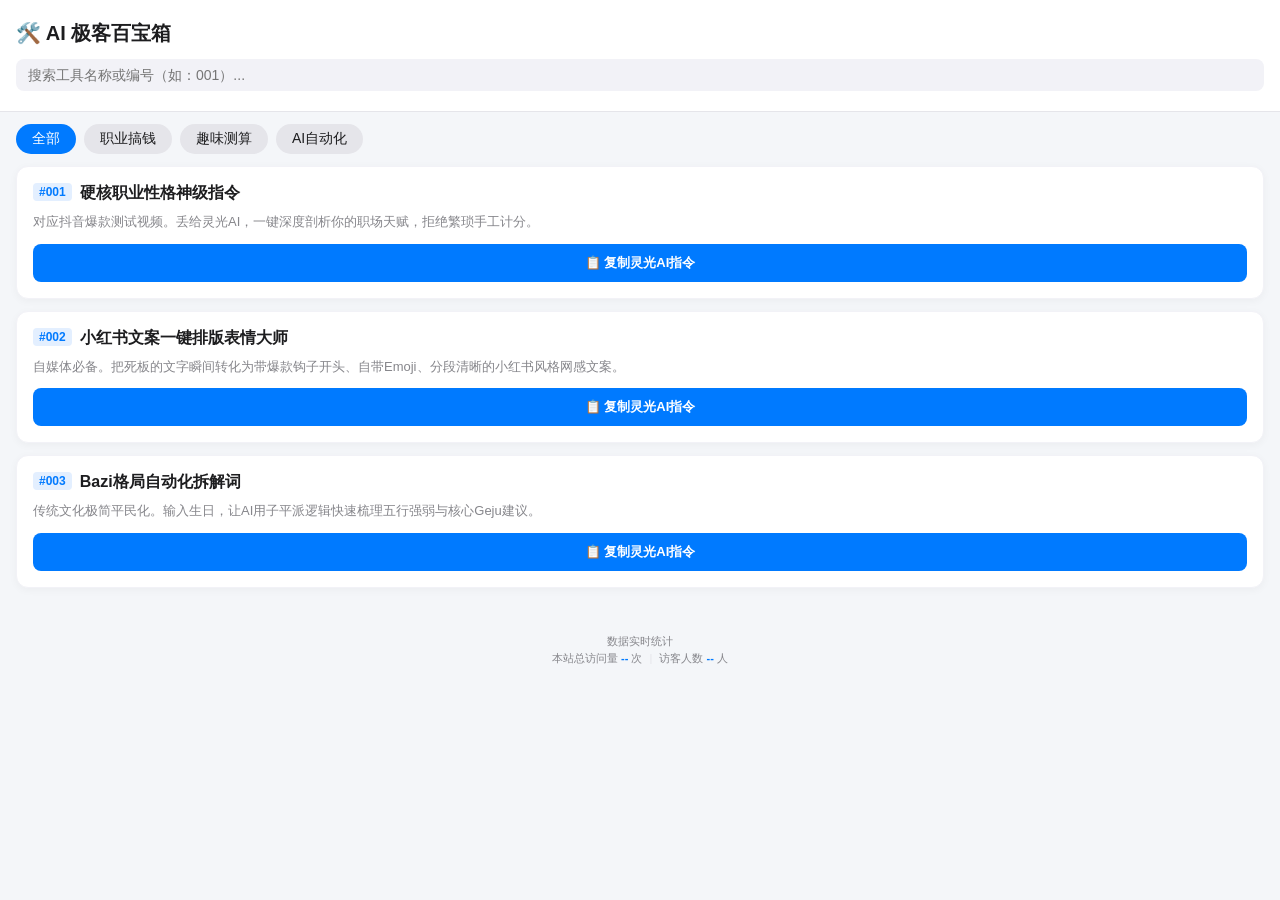
<file: index.html>
<!DOCTYPE html>
<html lang="zh-CN">
<head>
    <meta charset="UTF-8">
    <meta name="viewport" content="width=device-width, initial-scale=1.0, maximum-scale=1.0, user-scalable=no">
    <title>AI 极客百宝箱 - 傻瓜式工具合集</title>
    <script async src="//busuanzi.ibruce.info/busuanzi/2.3/busuanzi.pure.mini.js"></script>
    <style>
        :root {
            --bg-color: #f4f6f9;
            --card-bg: #ffffff;
            --primary-color: #007aff;
            --text-main: #1d1d1f;
            --text-muted: #86868b;
            --accent-green: #34c759;
        }

        * {
            box-sizing: border-box;
            margin: 0;
            padding: 0;
            -webkit-tap-highlight-color: transparent;
        }

        body {
            font-family: -apple-system, BlinkMacSystemFont, "Segoe UI", Roboto, Helvetica, Arial, sans-serif;
            background-color: var(--bg-color);
            color: var(--text-main);
            padding-bottom: 20px;
        }

        /* 顶部 Header */
        header {
            background: var(--card-bg);
            padding: 20px 16px;
            border-bottom: 1px solid #e5e5ea;
            position: sticky;
            top: 0;
            z-index: 100;
        }

        h1 {
            font-size: 20px;
            font-weight: 700;
            margin-bottom: 12px;
            display: flex;
            align-items: center;
            gap: 8px;
        }

        .search-box {
            display: flex;
            background: #f2f2f7;
            padding: 8px 12px;
            border-radius: 8px;
            align-items: center;
        }

        .search-box input {
            border: none;
            background: transparent;
            width: 100%;
            font-size: 14px;
            outline: none;
        }

        /* 分类导航条 */
        .nav-tabs {
            display: flex;
            overflow-x: auto;
            white-space: nowrap;
            padding: 12px 16px;
            gap: 8px;
            background: var(--bg-color);
        }

        .nav-tabs::-webkit-scrollbar {
            display: none;
        }

        .tab-btn {
            background: #e5e5ea;
            color: var(--text-main);
            border: none;
            padding: 6px 16px;
            border-radius: 20px;
            font-size: 14px;
            font-weight: 500;
            cursor: pointer;
        }

        .tab-btn.active {
            background: var(--primary-color);
            color: #fff;
        }

        /* 工具列表网格 */
        .tools-grid {
            padding: 0 16px;
            display: flex;
            flex-direction: column;
            gap: 12px;
        }

        /* 工具卡片 */
        .tool-card {
            background: var(--card-bg);
            border-radius: 12px;
            padding: 16px;
            box-shadow: 0 2px 8px rgba(0,0,0,0.04);
            border: 1px solid #f2f2f7;
        }

        .card-header {
            display: flex;
            justify-content: space-between;
            align-items: flex-start;
            margin-bottom: 8px;
        }

        .tool-id {
            font-size: 12px;
            background: #e3efff;
            color: var(--primary-color);
            padding: 2px 6px;
            border-radius: 4px;
            font-weight: 600;
        }

        .tool-title {
            font-size: 16px;
            font-weight: 600;
            flex: 1;
            margin-left: 8px;
        }

        .tool-desc {
            font-size: 13px;
            color: var(--text-muted);
            line-height: 1.5;
            margin-bottom: 12px;
        }

        /* 操作按钮 */
        .card-actions {
            display: flex;
            gap: 8px;
        }

        .btn {
            flex: 1;
            border: none;
            padding: 10px;
            border-radius: 8px;
            font-size: 13px;
            font-weight: 600;
            cursor: pointer;
            display: flex;
            align-items: center;
            justify-content: center;
            gap: 4px;
        }

        .btn-primary {
            background: var(--primary-color);
            color: #fff;
        }

        /* 底部统计样式 */
        footer {
            text-align: center;
            font-size: 11px;
            color: var(--text-muted);
            margin-top: 35px;
            padding: 10px 0;
            line-height: 1.6;
        }
        
        .counter-num {
            font-weight: 600;
            color: var(--primary-color);
        }

        /* 吐司提示框 */
        .toast {
            position: fixed;
            bottom: 60px;
            left: 50%;
            transform: translateX(-50%) translateY(20px);
            background: rgba(0,0,0,0.8);
            color: #fff;
            padding: 10px 24px;
            border-radius: 20px;
            font-size: 14px;
            opacity: 0;
            transition: all 0.3s ease;
            z-index: 1000;
            pointer-events: none;
        }

        .toast.show {
            opacity: 1;
            transform: translateX(-50%) translateY(0);
        }
    </style>
</head>
<body>

    <header>
        <h1>🛠️ AI 极客百宝箱</h1>
        <div class="search-box">
            <input type="text" id="searchInput" placeholder="搜索工具名称或编号（如：001）..." oninput="filterTools()">
        </div>
    </header>

    <div class="nav-tabs" id="navTabs">
        <button class="tab-btn active" onclick="switchCategory('all')">全部</button>
        <button class="tab-btn" onclick="switchCategory('career')">职业搞钱</button>
        <button class="tab-btn" onclick="switchCategory('fun')">趣味测算</button>
        <button class="tab-btn" onclick="switchCategory('efficiency')">AI自动化</button>
    </div>

    <main class="tools-grid" id="toolsGrid">
        </main>

    <footer>
        <div>数据实时统计</div>
        <div>
            本站总访问量 <span id="busuanzi_value_site_pv" class="counter-num">--</span> 次
            <span style="margin: 0 4px; color: #e5e5ea;">|</span>
            访客人数 <span id="busuanzi_value_site_uv" class="counter-num">--</span> 人
        </div>
    </footer>

    <div class="toast" id="toast">复制成功！请前往灵光AI粘贴使用</div>

<script>
    const toolsData = [
        {
            id: "001",
            category: "career",
            title: "硬核职业性格神级指令",
            desc: "对应抖音爆款测试视频。丢给灵光AI，一键深度剖析你的职场天赋，拒绝繁琐手工计分。",
            prompt: "你现在是一名资深职业规划顾问。请严格结合MBTI、霍兰德职业兴趣及五大人格理论，对我进行多维交叉的职业天赋评定。接下来请采用一问一答的方式，分阶段向我提问，每次只提1个基于实际职场决策的场景题，总共提问5次。当我全部回答完毕后，请为我输出一份格式严谨、包含核心职业方向及轻资产创业建议的详尽报告。明白请回复：‘测试开始，请听第一题：’"
        },
        {
            id: "002",
            category: "efficiency",
            title: "小红书文案一键排版表情大师",
            desc: "自媒体必备。把死板的文字瞬间转化为带爆款钩子开头、自带Emoji、分段清晰的小红书风格网感文案。",
            prompt: "请将我发给你的文本，重写为符合小红书爆款逻辑的文案。要求：1. 重新设计一个带有强烈悬念或痛点的‘钩子’标题；2. 适当分段，每段开头或结尾搭配相关的Emoji表情；3. 自带热门标签。请回复‘请发送你需要排版的原始文案：’"
        },
        {
            id: "003",
            category: "fun",
            title: "Bazi格局自动化拆解词",
            desc: "传统文化极简平民化。输入生日，让AI用子平派逻辑快速梳理五行强弱与核心Geju建议。",
            prompt: "你是一位精通子平派传统哲学的命理专家。请在我输入出生年月日时（八字）后，用最通俗易懂的现代生活语言，为我拆解核心能量强弱，并着重从职业选择、流年顺逆的角度给出具体的开运建议。字数要求控制在500字以内，不使用晦涩专业黑话。明白请回复：‘请输入你的生辰八字（如：1995年x月x日x时）：’"
        }
    ];

    let currentCategory = 'all';

    function renderTools(data) {
        const grid = document.getElementById('toolsGrid');
        grid.innerHTML = '';

        if(data.length === 0) {
            grid.innerHTML = `<p style="text-align:center; color:var(--text-muted); padding:40px 0; font-size:14px;">暂无相关工具，快马加鞭上新中...</p>`;
            return;
        }

        data.forEach(item => {
            const card = document.createElement('div');
            card.className = 'tool-card';
            card.innerHTML = `
                <div class="card-header">
                    <span class="tool-id">#${item.id}</span>
                    <h3 class="tool-title">${item.title}</h3>
                </div>
                <p class="tool-desc">${item.desc}</p>
                <div class="card-actions">
                    <button class="btn btn-primary" onclick="copyPrompt('${encodeURIComponent(item.prompt)}')">
                        📋 复制灵光AI指令
                    </button>
                </div>
            `;
            grid.appendChild(card);
        });
    }

    function copyPrompt(encodedPrompt) {
        const text = decodeURIComponent(encodedPrompt);
        if (navigator.clipboard && window.isSecureContext) {
            navigator.clipboard.writeText(text).then(() => {
                showToast();
            }).catch(() => {
                fallbackCopy(text);
            });
        } else {
            fallbackCopy(text);
        }
    }

    function fallbackCopy(text) {
        const textArea = document.createElement("textarea");
        textArea.value = text;
        textArea.style.position = "fixed";
        textArea.style.left = "-999999px";
        document.body.appendChild(textArea);
        textArea.select();
        try {
            document.execCommand('copy');
            showToast();
        } catch (err) {
            alert('复制失败，请尝试手动长按文本复制');
        }
        document.body.removeChild(textArea);
    }

    function showToast() {
        const toast = document.getElementById('toast');
        toast.className = 'toast show';
        setTimeout(() => {
            toast.className = 'toast';
        }, 2500);
    }

    function switchCategory(cat) {
        currentCategory = cat;
        const btns = document.querySelectorAll('.tab-btn');
        btns.forEach(btn => btn.classList.remove('active'));
        event.target.classList.add('active');
        filterTools();
    }

    function filterTools() {
        const keyword = document.getElementById('searchInput').value.trim().toLowerCase();
        const filtered = toolsData.filter(item => {
            const matchCategory = (currentCategory === 'all' || item.category === currentCategory);
            const matchKeyword = (item.title.toLowerCase().includes(keyword) || item.id.includes(keyword) || item.desc.toLowerCase().includes(keyword));
            return matchCategory && matchKeyword;
        });
        renderTools(filtered);
    }

    renderTools(toolsData);
</script>
</body>
</html>
</file>
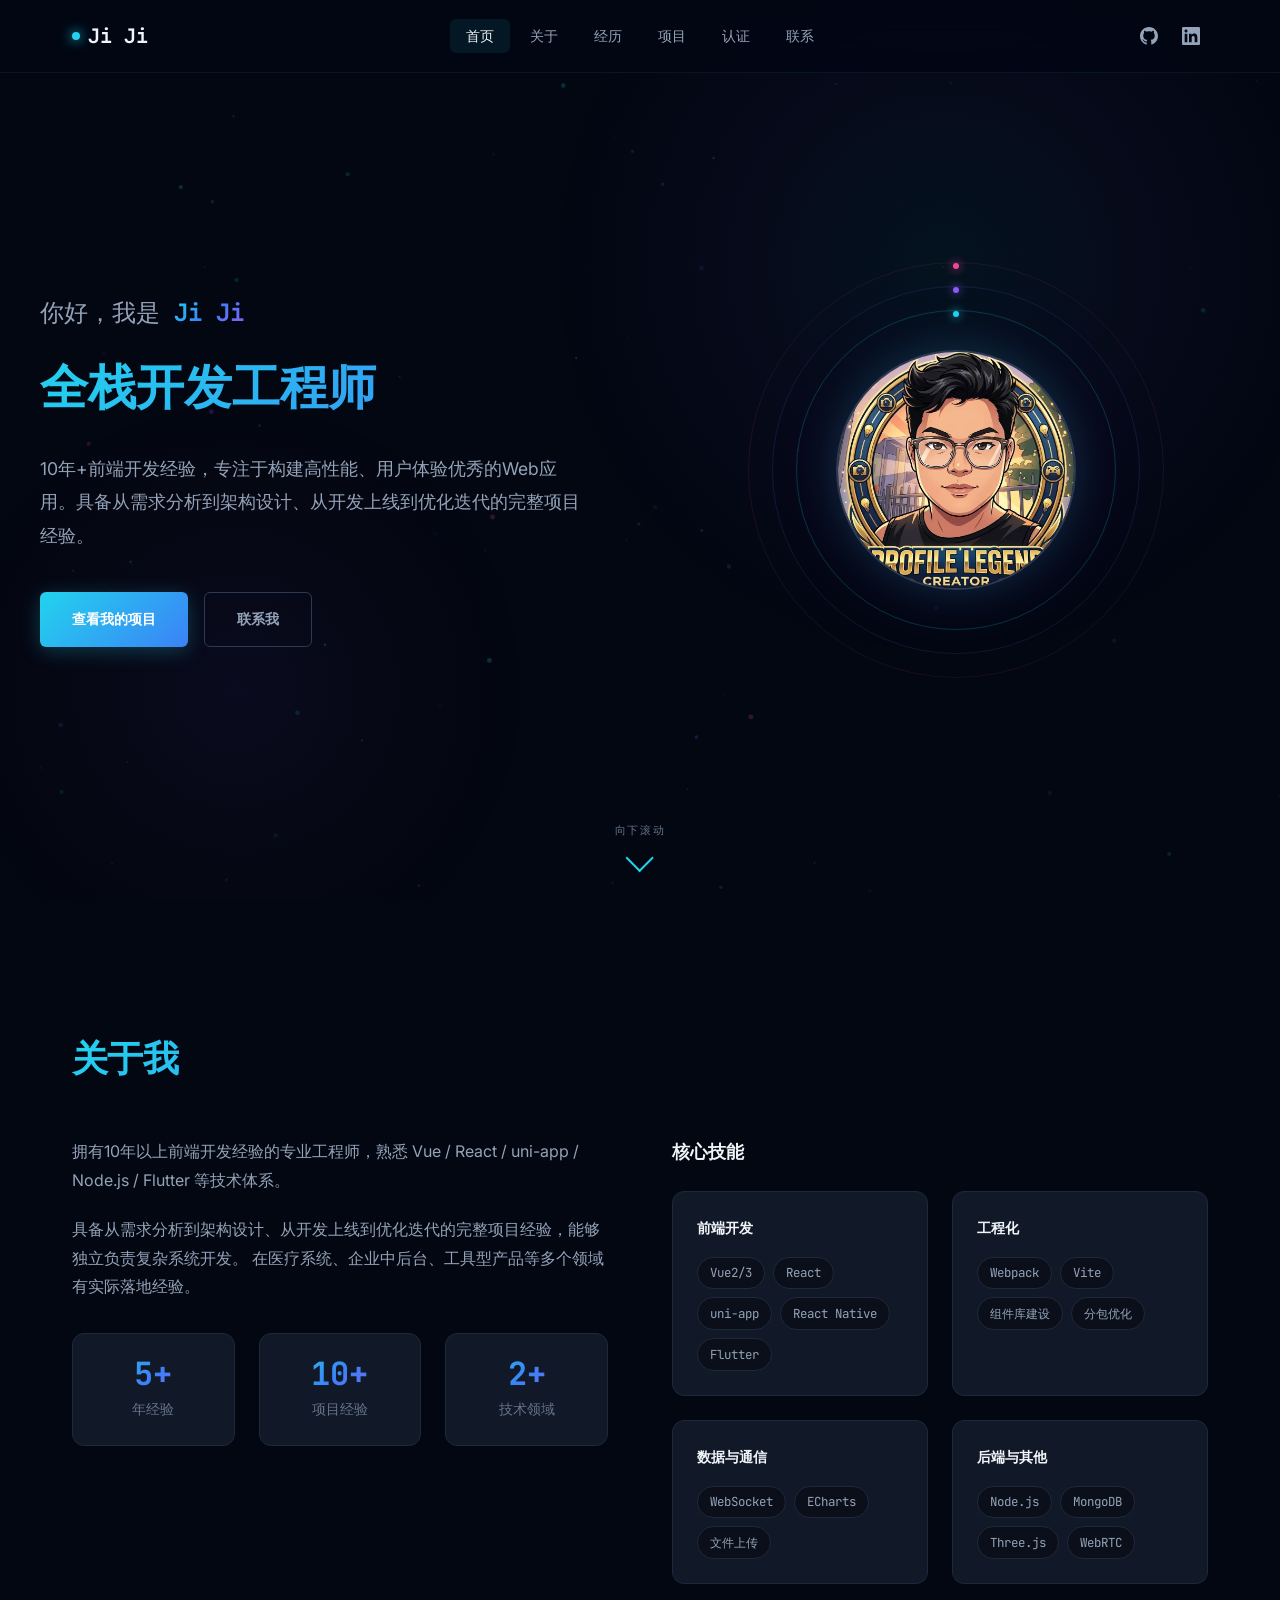
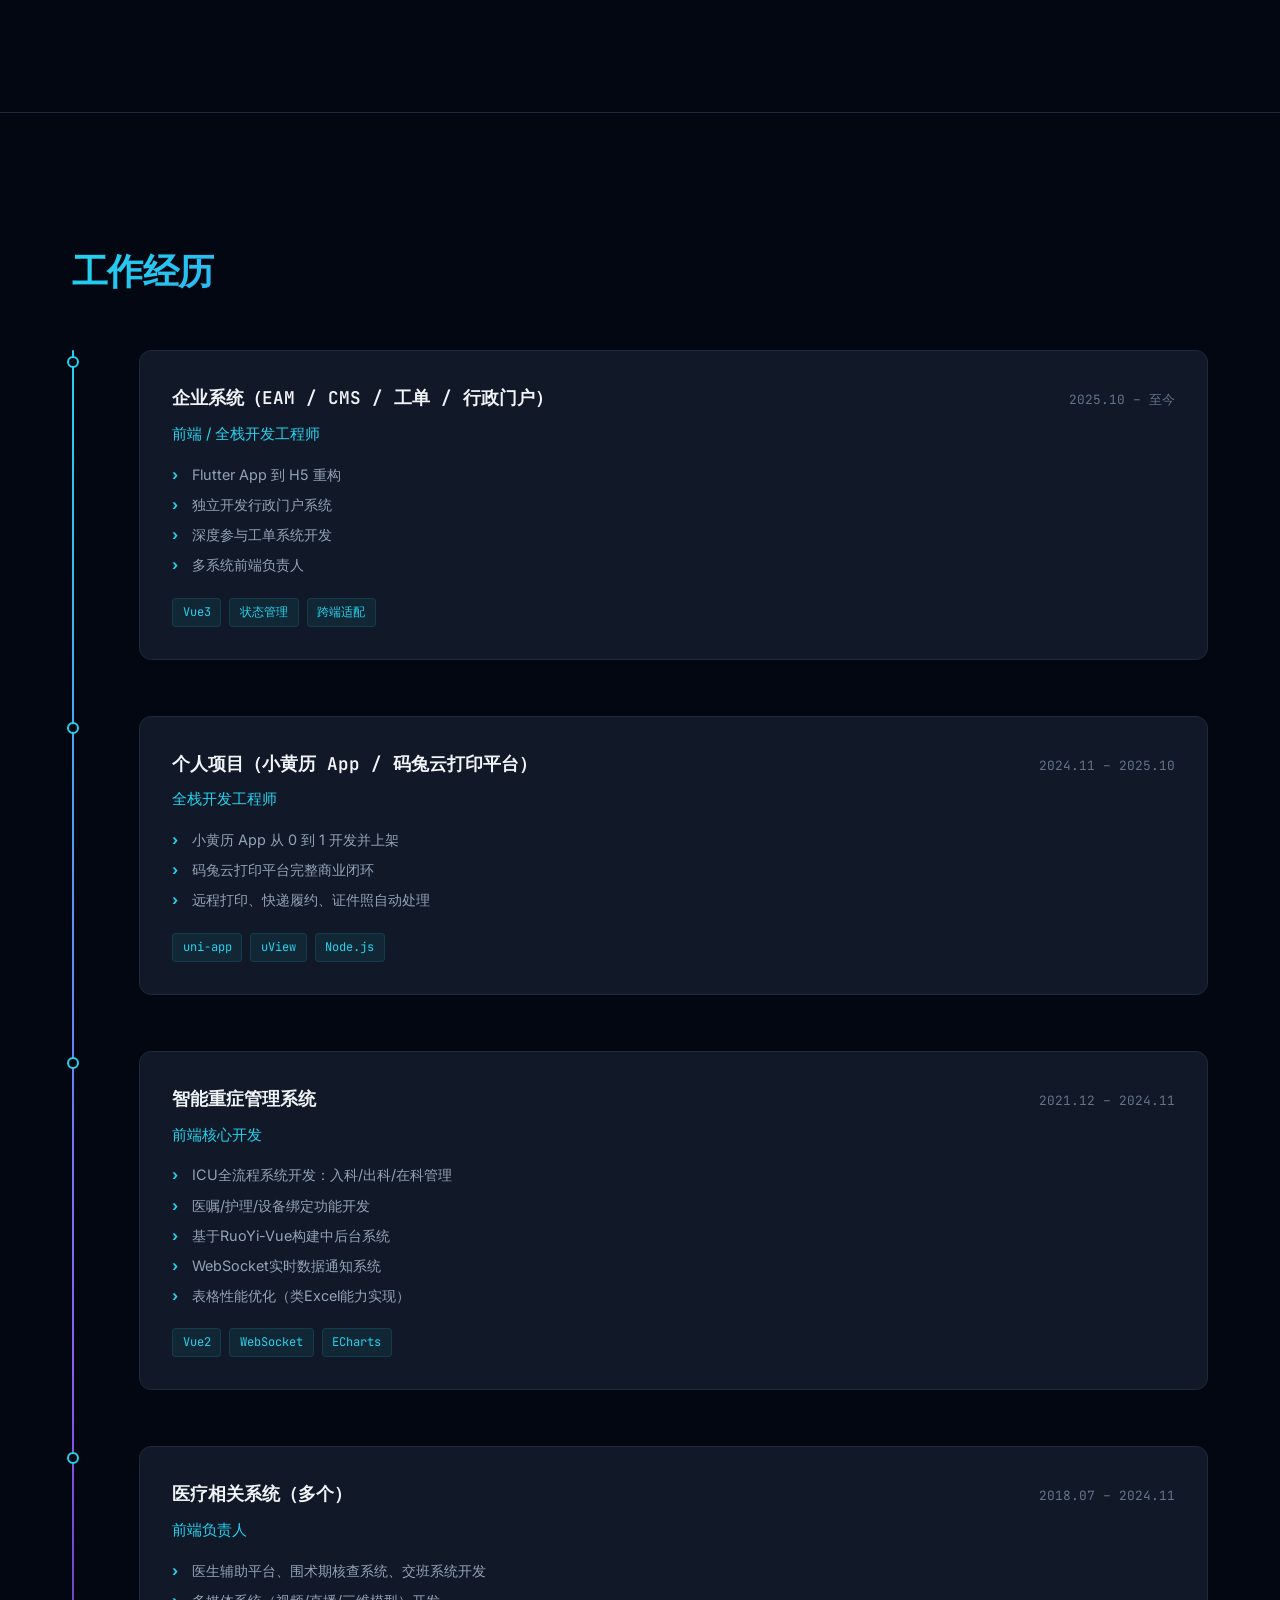
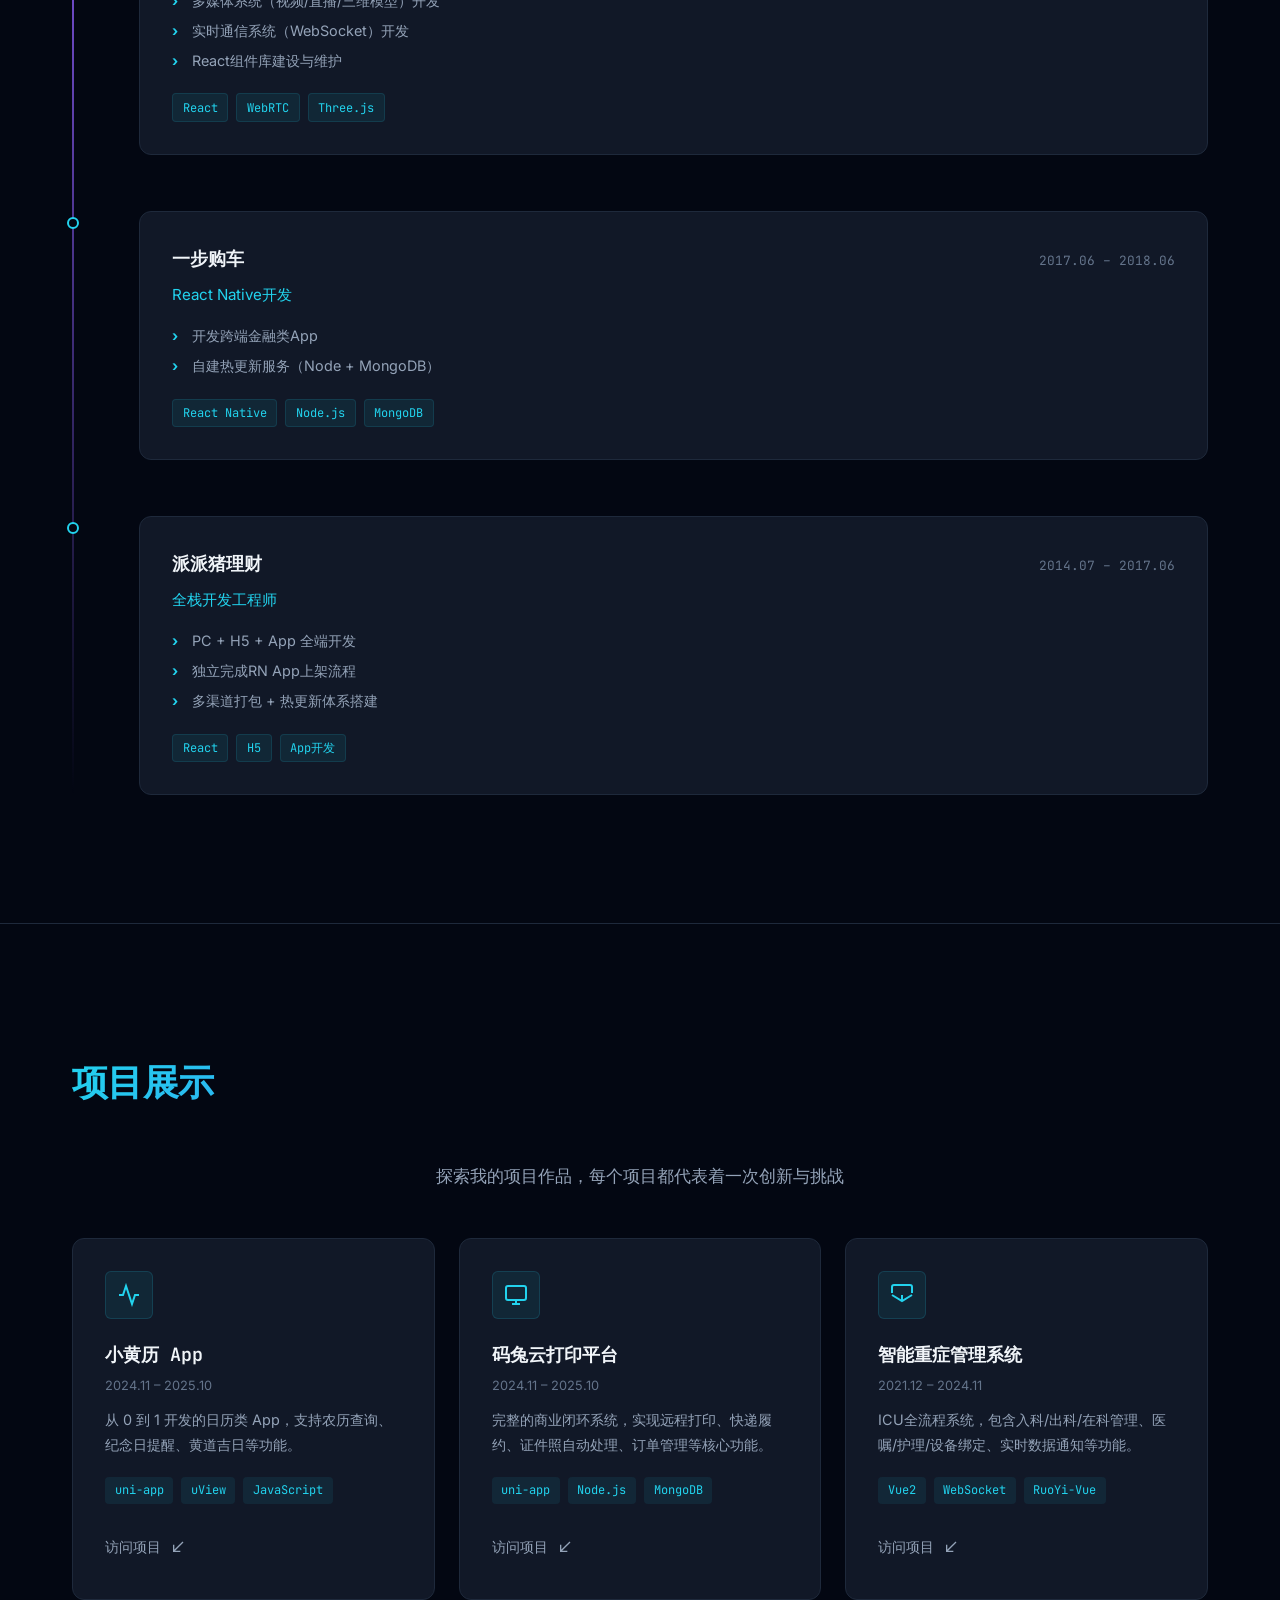
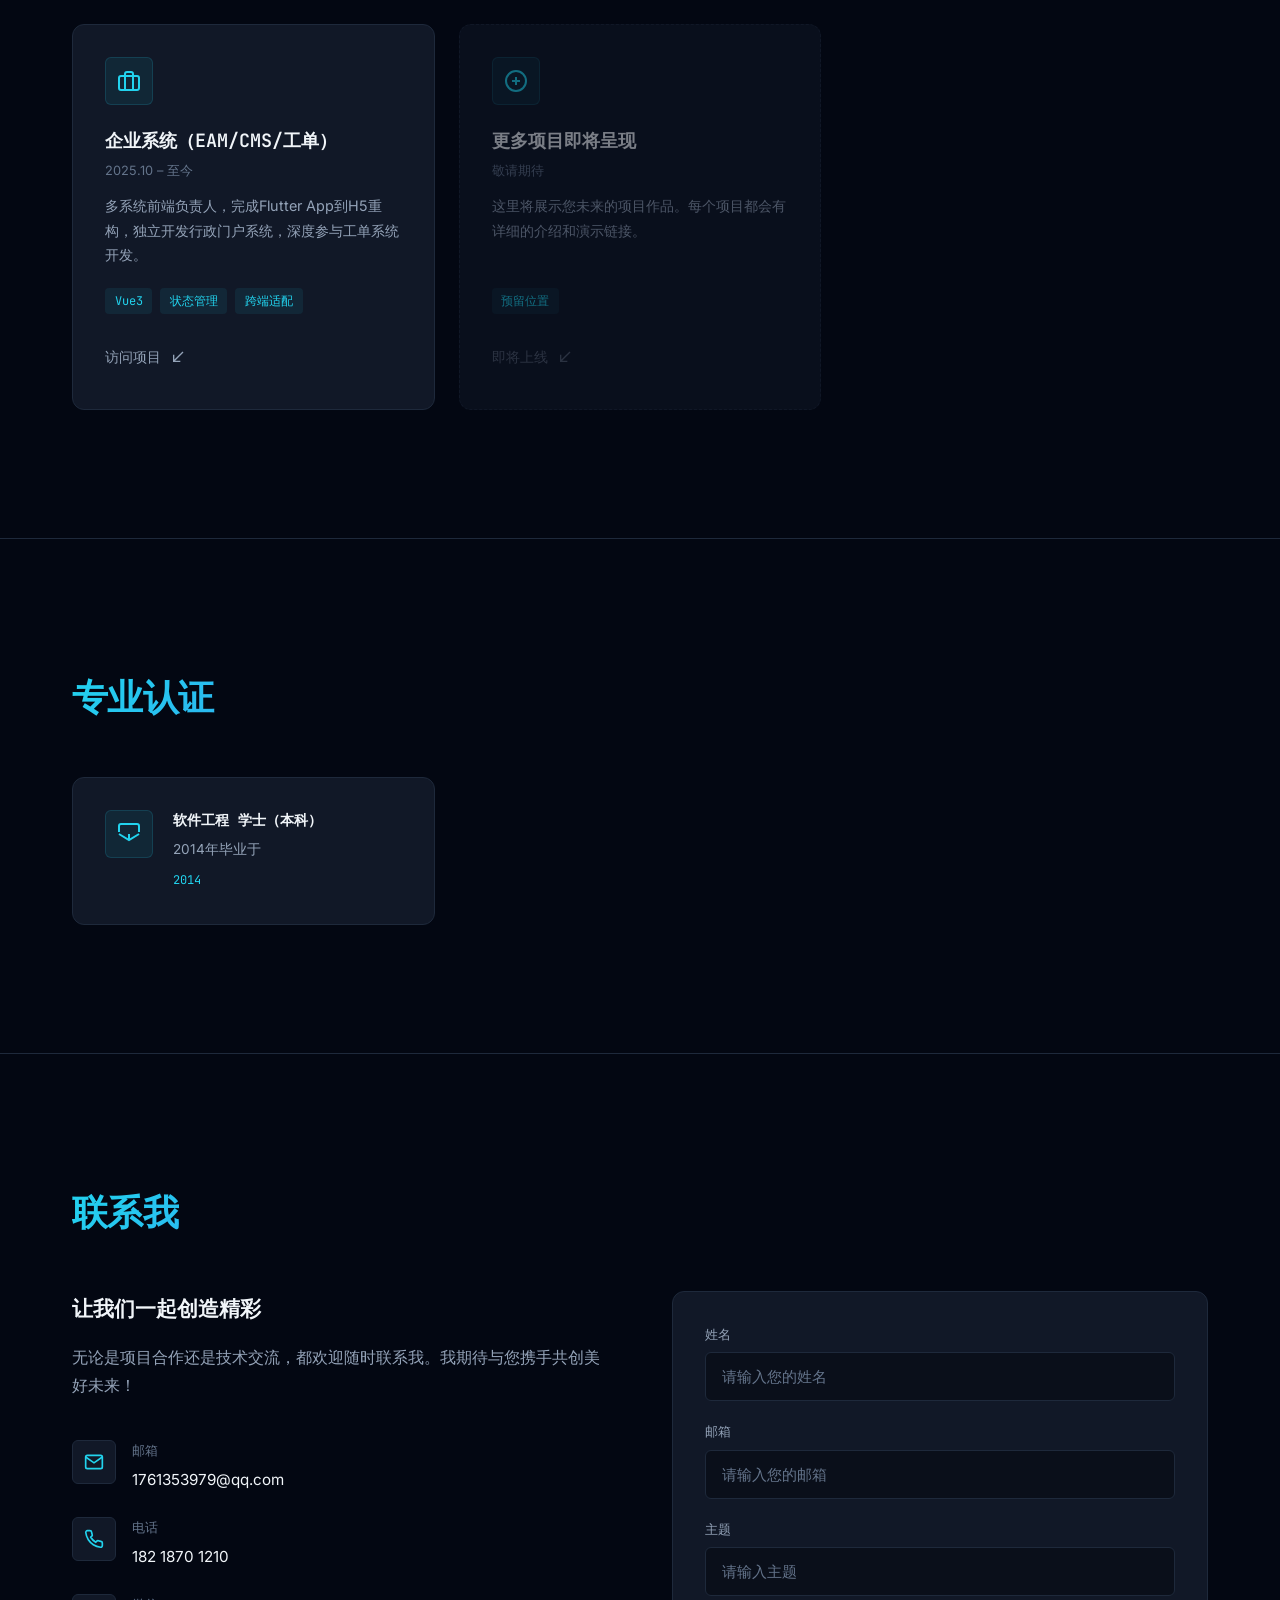
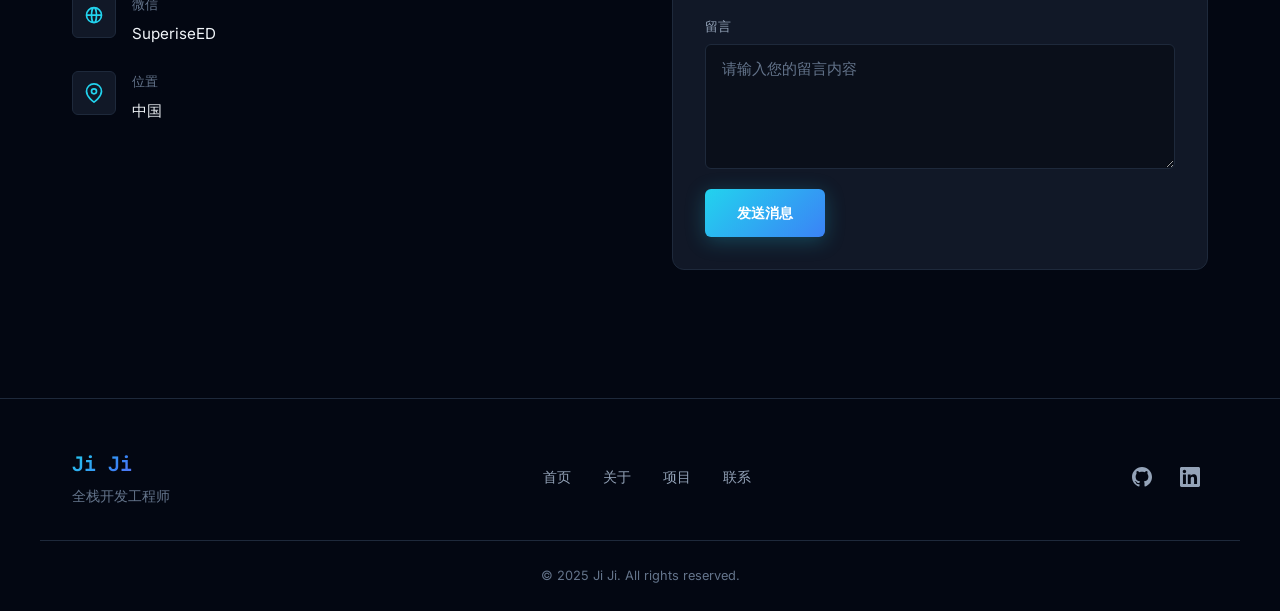
<file: user-profile/index.html>
<!DOCTYPE html>
<html lang="zh-CN">
<head>
    <meta charset="UTF-8">
    <meta name="viewport" content="width=device-width, initial-scale=1.0">
    <title>Ji Ji — 全栈开发工程师</title>
    <link rel="stylesheet" href="css/style.css">
    <link rel="preconnect" href="https://fonts.googleapis.com">
    <link rel="preconnect" href="https://fonts.gstatic.com" crossorigin>
    <link href="https://fonts.googleapis.com/css2?family=Inter:wght@300;400;500;600;700;800;900&family=JetBrains+Mono:wght@400;500;600;700&display=swap" rel="stylesheet">
</head>
<body>
    <canvas id="particleCanvas"></canvas>

    <!-- 导航栏 -->
    <nav class="navbar">
        <div class="nav-inner">
            <a href="#home" class="nav-brand">
                <span class="brand-dot"></span>
                <span class="brand-name">Ji Ji</span>
            </a>
            <ul class="nav-links">
                <li><a href="#home" class="nav-link active">首页</a></li>
                <li><a href="#about" class="nav-link">关于</a></li>
                <li><a href="#experience" class="nav-link">经历</a></li>
                <li><a href="#projects" class="nav-link">项目</a></li>
                <li><a href="#certifications" class="nav-link">认证</a></li>
                <li><a href="#contact" class="nav-link">联系</a></li>
            </ul>
            <div class="nav-actions">
                <a href="#" class="nav-icon" aria-label="GitHub" target="_blank" rel="noopener">
                    <svg width="18" height="18" viewBox="0 0 24 24" fill="currentColor"><path d="M12 0c-6.626 0-12 5.373-12 12 0 5.302 3.438 9.8 8.207 11.387.599.111.793-.261.793-.577v-2.234c-3.338.726-4.033-1.416-4.033-1.416-.546-1.387-1.333-1.756-1.333-1.756-1.089-.745.083-.729.083-.729 1.205.084 1.839 1.237 1.839 1.237 1.07 1.834 2.807 1.304 3.492.997.107-.775.418-1.305.762-1.604-2.665-.305-5.467-1.334-5.467-5.931 0-1.311.469-2.381 1.236-3.221-.124-.303-.535-1.524.117-3.176 0 0 1.008-.322 3.301 1.23.957-.266 1.983-.399 3.003-.404 1.02.005 2.047.138 3.006.404 2.291-1.552 3.297-1.23 3.297-1.23.653 1.653.242 2.874.118 3.176.77.84 1.235 1.911 1.235 3.221 0 4.609-2.807 5.624-5.479 5.921.43.372.823 1.102.823 2.222v3.293c0 .319.192.694.801.576 4.765-1.589 8.199-6.086 8.199-11.386 0-6.627-5.373-12-12-12z"/></svg>
                </a>
                <a href="#" class="nav-icon" aria-label="LinkedIn" target="_blank" rel="noopener">
                    <svg width="18" height="18" viewBox="0 0 24 24" fill="currentColor"><path d="M20.447 20.452h-3.554v-5.569c0-1.328-.027-3.037-1.852-3.037-1.853 0-2.136 1.445-2.136 2.939v5.667H9.351V9h3.414v1.561h.046c.477-.9 1.637-1.85 3.37-1.85 3.601 0 4.267 2.37 4.267 5.455v6.286zM5.337 7.433c-1.144 0-2.063-.926-2.063-2.065 0-1.138.92-2.063 2.063-2.063 1.14 0 2.064.925 2.064 2.063 0 1.139-.925 2.065-2.064 2.065zm1.782 13.019H3.555V9h3.564v11.452zM22.225 0H1.771C.792 0 0 .774 0 1.729v20.542C0 23.227.792 24 1.771 24h20.451C23.2 24 24 23.227 24 22.271V1.729C24 .774 23.2 0 22.222 0h.003z"/></svg>
                </a>
            </div>
            <button class="mobile-toggle" aria-label="菜单">
                <span></span><span></span><span></span>
            </button>
        </div>
    </nav>

    <!-- Hero -->
    <section id="home" class="hero">
        <div class="hero-inner">
            <div class="hero-content">
                <h1 class="hero-greeting">你好，我是 <span class="highlight">Ji Ji</span></h1>
                <h2 class="hero-title">全栈开发工程师</h2>
                <p class="hero-description">
                    10年+前端开发经验，专注于构建高性能、用户体验优秀的Web应用。具备从需求分析到架构设计、从开发上线到优化迭代的完整项目经验。
                </p>
                <div class="hero-buttons">
                    <a href="#projects" class="btn btn-primary">查看我的项目</a>
                    <a href="#contact" class="btn btn-secondary">联系我</a>
                </div>
            </div>
            <div class="hero-image">
                <div class="avatar-glow">
                    <div class="avatar-ring ring-1"></div>
                    <div class="avatar-ring ring-2"></div>
                    <div class="avatar-ring ring-3"></div>
                    <div class="avatar-frame">
                        <img src="images/avatar-circle.jpg" alt="Ji Ji 头像">
                    </div>
                </div>
            </div>
        </div>
        <div class="scroll-indicator">
            <span>向下滚动</span>
            <div class="scroll-arrow"></div>
        </div>
    </section>

    <!-- 关于我 -->
    <section id="about" class="about">
        <div class="section-inner">
            <h2 class="section-title">关于我</h2>
            <div class="about-content">
                <div class="about-text">
                    <p class="about-intro">
                        拥有10年以上前端开发经验的专业工程师，熟悉 Vue / React / uni-app / Node.js / Flutter 等技术体系。
                    </p>
                    <p class="about-detail">
                        具备从需求分析到架构设计、从开发上线到优化迭代的完整项目经验，能够独立负责复杂系统开发。
                        在医疗系统、企业中后台、工具型产品等多个领域有实际落地经验。
                    </p>
                    <div class="about-highlights">
                        <div class="highlight-item">
                            <div class="highlight-number" data-target="10">0</div>
                            <div class="highlight-label">年经验</div>
                        </div>
                        <div class="highlight-item">
                            <div class="highlight-number" data-target="20">0</div>
                            <div class="highlight-label">项目经验</div>
                        </div>
                        <div class="highlight-item">
                            <div class="highlight-number" data-target="5">0</div>
                            <div class="highlight-label">技术领域</div>
                        </div>
                    </div>
                </div>
                <div class="about-skills">
                    <h3>核心技能</h3>
                    <div class="skills-grid">
                        <div class="skill-category">
                            <h4>前端开发</h4>
                            <div class="skill-tags">
                                <span class="skill-tag">Vue2/3</span>
                                <span class="skill-tag">React</span>
                                <span class="skill-tag">uni-app</span>
                                <span class="skill-tag">React Native</span>
                                <span class="skill-tag">Flutter</span>
                            </div>
                        </div>
                        <div class="skill-category">
                            <h4>工程化</h4>
                            <div class="skill-tags">
                                <span class="skill-tag">Webpack</span>
                                <span class="skill-tag">Vite</span>
                                <span class="skill-tag">组件库建设</span>
                                <span class="skill-tag">分包优化</span>
                            </div>
                        </div>
                        <div class="skill-category">
                            <h4>数据与通信</h4>
                            <div class="skill-tags">
                                <span class="skill-tag">WebSocket</span>
                                <span class="skill-tag">ECharts</span>
                                <span class="skill-tag">文件上传</span>
                            </div>
                        </div>
                        <div class="skill-category">
                            <h4>后端与其他</h4>
                            <div class="skill-tags">
                                <span class="skill-tag">Node.js</span>
                                <span class="skill-tag">MongoDB</span>
                                <span class="skill-tag">Three.js</span>
                                <span class="skill-tag">WebRTC</span>
                            </div>
                        </div>
                    </div>
                </div>
            </div>
        </div>
    </section>

    <!-- 工作经历 -->
    <section id="experience" class="experience">
        <div class="section-inner">
            <h2 class="section-title">工作经历</h2>
            <div class="timeline">
                <div class="timeline-item">
                    <div class="timeline-marker"></div>
                    <div class="timeline-content">
                        <div class="timeline-header">
                            <h3 class="timeline-title">企业系统（EAM / CMS / 工单 / 行政门户）</h3>
                            <span class="timeline-date">2025.10 – 至今</span>
                        </div>
                        <p class="timeline-role">前端 / 全栈开发工程师</p>
                        <ul class="timeline-achievements">
                            <li>Flutter App 到 H5 重构</li>
                            <li>独立开发行政门户系统</li>
                            <li>深度参与工单系统开发</li>
                            <li>多系统前端负责人</li>
                        </ul>
                        <div class="timeline-tech">
                            <span class="tech-tag">Vue3</span>
                            <span class="tech-tag">状态管理</span>
                            <span class="tech-tag">跨端适配</span>
                        </div>
                    </div>
                </div>
                <div class="timeline-item">
                    <div class="timeline-marker"></div>
                    <div class="timeline-content">
                        <div class="timeline-header">
                            <h3 class="timeline-title">个人项目（小黄历 App / 码兔云打印平台）</h3>
                            <span class="timeline-date">2024.11 – 2025.10</span>
                        </div>
                        <p class="timeline-role">全栈开发工程师</p>
                        <ul class="timeline-achievements">
                            <li>小黄历 App 从 0 到 1 开发并上架</li>
                            <li>码兔云打印平台完整商业闭环</li>
                            <li>远程打印、快递履约、证件照自动处理</li>
                        </ul>
                        <div class="timeline-tech">
                            <span class="tech-tag">uni-app</span>
                            <span class="tech-tag">uView</span>
                            <span class="tech-tag">Node.js</span>
                        </div>
                    </div>
                </div>
                <div class="timeline-item">
                    <div class="timeline-marker"></div>
                    <div class="timeline-content">
                        <div class="timeline-header">
                            <h3 class="timeline-title">智能重症管理系统</h3>
                            <span class="timeline-date">2021.12 – 2024.11</span>
                        </div>
                        <p class="timeline-role">前端核心开发</p>
                        <ul class="timeline-achievements">
                            <li>ICU全流程系统开发：入科/出科/在科管理</li>
                            <li>医嘱/护理/设备绑定功能开发</li>
                            <li>基于RuoYi-Vue构建中后台系统</li>
                            <li>WebSocket实时数据通知系统</li>
                            <li>表格性能优化（类Excel能力实现）</li>
                        </ul>
                        <div class="timeline-tech">
                            <span class="tech-tag">Vue2</span>
                            <span class="tech-tag">WebSocket</span>
                            <span class="tech-tag">ECharts</span>
                        </div>
                    </div>
                </div>
                <div class="timeline-item">
                    <div class="timeline-marker"></div>
                    <div class="timeline-content">
                        <div class="timeline-header">
                            <h3 class="timeline-title">医疗相关系统（多个）</h3>
                            <span class="timeline-date">2018.07 – 2024.11</span>
                        </div>
                        <p class="timeline-role">前端负责人</p>
                        <ul class="timeline-achievements">
                            <li>医生辅助平台、围术期核查系统、交班系统开发</li>
                            <li>多媒体系统（视频/直播/三维模型）开发</li>
                            <li>实时通信系统（WebSocket）开发</li>
                            <li>React组件库建设与维护</li>
                        </ul>
                        <div class="timeline-tech">
                            <span class="tech-tag">React</span>
                            <span class="tech-tag">WebRTC</span>
                            <span class="tech-tag">Three.js</span>
                        </div>
                    </div>
                </div>
                <div class="timeline-item">
                    <div class="timeline-marker"></div>
                    <div class="timeline-content">
                        <div class="timeline-header">
                            <h3 class="timeline-title">一步购车</h3>
                            <span class="timeline-date">2017.06 – 2018.06</span>
                        </div>
                        <p class="timeline-role">React Native开发</p>
                        <ul class="timeline-achievements">
                            <li>开发跨端金融类App</li>
                            <li>自建热更新服务（Node + MongoDB）</li>
                        </ul>
                        <div class="timeline-tech">
                            <span class="tech-tag">React Native</span>
                            <span class="tech-tag">Node.js</span>
                            <span class="tech-tag">MongoDB</span>
                        </div>
                    </div>
                </div>
                <div class="timeline-item">
                    <div class="timeline-marker"></div>
                    <div class="timeline-content">
                        <div class="timeline-header">
                            <h3 class="timeline-title">派派猪理财</h3>
                            <span class="timeline-date">2014.07 – 2017.06</span>
                        </div>
                        <p class="timeline-role">全栈开发工程师</p>
                        <ul class="timeline-achievements">
                            <li>PC + H5 + App 全端开发</li>
                            <li>独立完成RN App上架流程</li>
                            <li>多渠道打包 + 热更新体系搭建</li>
                        </ul>
                        <div class="timeline-tech">
                            <span class="tech-tag">React</span>
                            <span class="tech-tag">H5</span>
                            <span class="tech-tag">App开发</span>
                        </div>
                    </div>
                </div>
            </div>
        </div>
    </section>

    <!-- 项目展示 -->
    <section id="projects" class="projects">
        <div class="section-inner">
            <h2 class="section-title">项目展示</h2>
            <p class="section-subtitle">探索我的项目作品，每个项目都代表着一次创新与挑战</p>
            <div class="projects-grid">
                <!-- 项目卡片 1 -->
                <div class="project-card">
                    <div class="project-icon">
                        <svg viewBox="0 0 24 24" fill="none" stroke="currentColor" stroke-width="2">
                            <path d="M22 12h-4l-3 9L9 3l-3 9H2"/>
                        </svg>
                    </div>
                    <h3 class="project-title">小黄历 App</h3>
                    <p class="project-meta">2024.11 – 2025.10</p>
                    <p class="project-description">
                        从 0 到 1 开发的日历类 App，支持农历查询、纪念日提醒、黄道吉日等功能。
                    </p>
                    <div class="project-tags">
                        <span class="project-tag">uni-app</span>
                        <span class="project-tag">uView</span>
                        <span class="project-tag">JavaScript</span>
                    </div>
                    <a href="#" class="project-link" target="_blank" rel="noopener noreferrer">
                        <span>访问项目</span>
                        <svg width="16" height="16" viewBox="0 0 24 24" fill="none" stroke="currentColor" stroke-width="2">
                            <path d="M7 17l14-14M17 17H7V7"/>
                        </svg>
                    </a>
                </div>

                <!-- 项目卡片 2 -->
                <div class="project-card">
                    <div class="project-icon">
                        <svg viewBox="0 0 24 24" fill="none" stroke="currentColor" stroke-width="2">
                            <rect x="2" y="3" width="20" height="14" rx="2" ry="2"/>
                            <line x1="8" y1="21" x2="16" y2="21"/>
                            <line x1="12" y1="17" x2="12" y2="21"/>
                        </svg>
                    </div>
                    <h3 class="project-title">码兔云打印平台</h3>
                    <p class="project-meta">2024.11 – 2025.10</p>
                    <p class="project-description">
                        完整的商业闭环系统，实现远程打印、快递履约、证件照自动处理、订单管理等核心功能。
                    </p>
                    <div class="project-tags">
                        <span class="project-tag">uni-app</span>
                        <span class="project-tag">Node.js</span>
                        <span class="project-tag">MongoDB</span>
                    </div>
                    <a href="#" class="project-link" target="_blank" rel="noopener noreferrer">
                        <span>访问项目</span>
                        <svg width="16" height="16" viewBox="0 0 24 24" fill="none" stroke="currentColor" stroke-width="2">
                            <path d="M7 17l14-14M17 17H7V7"/>
                        </svg>
                    </a>
                </div>

                <!-- 项目卡片 3 -->
                <div class="project-card">
                    <div class="project-icon">
                        <svg viewBox="0 0 24 24" fill="none" stroke="currentColor" stroke-width="2">
                            <path d="M22 10v-6a2 2 0 0 0-2-2H4a2 2 0 0 0-2 2v6"/>
                            <path d="M2 12l10 6 10-6"/>
                            <path d="M12 18v-6"/>
                        </svg>
                    </div>
                    <h3 class="project-title">智能重症管理系统</h3>
                    <p class="project-meta">2021.12 – 2024.11</p>
                    <p class="project-description">
                        ICU全流程系统，包含入科/出科/在科管理、医嘱/护理/设备绑定、实时数据通知等功能。
                    </p>
                    <div class="project-tags">
                        <span class="project-tag">Vue2</span>
                        <span class="project-tag">WebSocket</span>
                        <span class="project-tag">RuoYi-Vue</span>
                    </div>
                    <a href="#" class="project-link" target="_blank" rel="noopener noreferrer">
                        <span>访问项目</span>
                        <svg width="16" height="16" viewBox="0 0 24 24" fill="none" stroke="currentColor" stroke-width="2">
                            <path d="M7 17l14-14M17 17H7V7"/>
                        </svg>
                    </a>
                </div>

                <!-- 项目卡片 4 -->
                <div class="project-card">
                    <div class="project-icon">
                        <svg viewBox="0 0 24 24" fill="none" stroke="currentColor" stroke-width="2">
                            <rect x="2" y="7" width="20" height="14" rx="2" ry="2"/>
                            <path d="M16 21V5a2 2 0 0 0-2-2h-4a2 2 0 0 0-2 2v16"/>
                        </svg>
                    </div>
                    <h3 class="project-title">企业系统（EAM/CMS/工单）</h3>
                    <p class="project-meta">2025.10 – 至今</p>
                    <p class="project-description">
                        多系统前端负责人，完成Flutter App到H5重构，独立开发行政门户系统，深度参与工单系统开发。
                    </p>
                    <div class="project-tags">
                        <span class="project-tag">Vue3</span>
                        <span class="project-tag">状态管理</span>
                        <span class="project-tag">跨端适配</span>
                    </div>
                    <a href="#" class="project-link" target="_blank" rel="noopener noreferrer">
                        <span>访问项目</span>
                        <svg width="16" height="16" viewBox="0 0 24 24" fill="none" stroke="currentColor" stroke-width="2">
                            <path d="M7 17l14-14M17 17H7V7"/>
                        </svg>
                    </a>
                </div>

                <!-- 预留项目卡片 -->
                <div class="project-card project-card-placeholder">
                    <div class="project-icon">
                        <svg viewBox="0 0 24 24" fill="none" stroke="currentColor" stroke-width="2">
                            <circle cx="12" cy="12" r="10"/>
                            <line x1="12" y1="8" x2="12" y2="16"/>
                            <line x1="8" y1="12" x2="16" y2="12"/>
                        </svg>
                    </div>
                    <h3 class="project-title">更多项目即将呈现</h3>
                    <p class="project-meta">敬请期待</p>
                    <p class="project-description">
                        这里将展示您未来的项目作品。每个项目都会有详细的介绍和演示链接。
                    </p>
                    <div class="project-tags">
                        <span class="project-tag">预留位置</span>
                    </div>
                    <a href="#" class="project-link project-link-disabled">
                        <span>即将上线</span>
                        <svg width="16" height="16" viewBox="0 0 24 24" fill="none" stroke="currentColor" stroke-width="2">
                            <path d="M7 17l14-14M17 17H7V7"/>
                        </svg>
                    </a>
                </div>
            </div>
        </div>
    </section>

    <!-- 认证 -->
    <section id="certifications" class="certifications">
        <div class="section-inner">
            <h2 class="section-title">专业认证</h2>
            <div class="certifications-list">
                <!-- <div class="certification-item">
                    <div class="certification-badge">
                        <svg viewBox="0 0 24 24" fill="none" stroke="currentColor" stroke-width="2">
                            <circle cx="12" cy="8" r="7"/>
                            <polyline points="8.21 13.89 7 13 5.5 14.5 4 13 2.71 13.89"/>
                            <path d="M12 20.89v-7"/>
                        </svg>
                    </div>
                    <div class="certification-info">
                        <h3 class="certification-name">CERTIFICATION OF BUSINESS CORRESPONDENTS/FACILITATORS</h3>
                        <p class="certification-issuer">Indian Institute of Banking & Finance</p>
                        <span class="certification-year">2019</span>
                    </div>
                </div>
                <div class="certification-item">
                    <div class="certification-badge">
                        <svg viewBox="0 0 24 24" fill="none" stroke="currentColor" stroke-width="2">
                            <circle cx="12" cy="8" r="7"/>
                            <polyline points="8.21 13.89 7 13 5.5 14.5 4 13 2.71 13.89"/>
                            <path d="M12 20.89v-7"/>
                        </svg>
                    </div>
                    <div class="certification-info">
                        <h3 class="certification-name">CERTIFIED SCRUM PRODUCT OWNER®</h3>
                        <p class="certification-issuer">Scrum Alliance®</p>
                        <span class="certification-year">2024</span>
                    </div>
                </div>
                <div class="certification-item">
                    <div class="certification-badge">
                        <svg viewBox="0 0 24 24" fill="none" stroke="currentColor" stroke-width="2">
                            <circle cx="12" cy="8" r="7"/>
                            <polyline points="8.21 13.89 7 13 5.5 14.5 4 13 2.71 13.89"/>
                            <path d="M12 20.89v-7"/>
                        </svg>
                    </div>
                    <div class="certification-info">
                        <h3 class="certification-name">ADVANCE CERTIFIED SCRUM PRODUCT OWNER®</h3>
                        <p class="certification-issuer">Scrum Alliance®</p>
                        <span class="certification-year">2024</span>
                    </div>
                </div> -->
                <div class="certification-item">
                    <div class="certification-badge">
                        <svg viewBox="0 0 24 24" fill="none" stroke="currentColor" stroke-width="2">
                            <path d="M22 10v-6a2 2 0 0 0-2-2H4a2 2 0 0 0-2 2v6"/>
                            <path d="M2 12l10 6 10-6"/>
                            <path d="M12 18v-6"/>
                        </svg>
                    </div>
                    <div class="certification-info">
                        <h3 class="certification-name">软件工程 学士（本科）</h3>
                        <p class="certification-issuer">2014年毕业于</p>
                        <span class="certification-year">2014</span>
                    </div>
                </div>
            </div>
        </div>
    </section>

    <!-- 联系方式 -->
    <section id="contact" class="contact">
        <div class="section-inner">
            <h2 class="section-title">联系我</h2>
            <div class="contact-content">
                <div class="contact-info">
                    <h3>让我们一起创造精彩</h3>
                    <p class="contact-description">
                        无论是项目合作还是技术交流，都欢迎随时联系我。我期待与您携手共创美好未来！
                    </p>
                    <div class="contact-details">
                        <div class="contact-item">
                            <div class="contact-icon">
                                <svg viewBox="0 0 24 24" fill="none" stroke="currentColor" stroke-width="2">
                                    <path d="M4 4h16c1.1 0 2 .9 2 2v12c0 1.1-.9 2-2 2H4c-1.1 0-2-.9-2-2V6c0-1.1.9-2 2-2z"/>
                                    <polyline points="22,6 12,13 2,6"/>
                                </svg>
                            </div>
                            <div class="contact-text">
                                <h4>邮箱</h4>
                                <a href="mailto:1761353979@qq.com" class="contact-link">1761353979@qq.com</a>
                            </div>
                        </div>
                        <div class="contact-item">
                            <div class="contact-icon">
                                <svg viewBox="0 0 24 24" fill="none" stroke="currentColor" stroke-width="2">
                                    <path d="M22 16.92v3a2 2 0 0 1-2.18 2 19.79 19.79 0 0 1-8.63-3.07 19.5 19.5 0 0 1-6-6 19.79 19.79 0 0 1-3.07-8.67A2 2 0 0 1 4.11 2h3a2 2 0 0 1 2 1.72 12.84 12.84 0 0 0 .7 2.81 2 2 0 0 1-.45 2.11L8.09 9.91a16 16 0 0 0 6 6l1.27-1.27a2 2 0 0 1 2.11-.45 12.84 12.84 0 0 0 2.81.7A2 2 0 0 1 22 16.92z"/>
                                </svg>
                            </div>
                            <div class="contact-text">
                                <h4>电话</h4>
                                <a href="tel:+8618218701210" class="contact-link">182 1870 1210</a>
                            </div>
                        </div>
                        <div class="contact-item">
                            <div class="contact-icon">
                                <svg viewBox="0 0 24 24" fill="none" stroke="currentColor" stroke-width="2">
                                    <path d="M21 11a9 9 0 0 1-9 9m9-9a9 9 0 0 0-9-9m9 9H3m9 9a9 9 0 0 1-9-9m9 9c1.657 0 3-4.03 3-9s-1.343-9-3-9m0 18c-1.657 0-3-4.03-3-9s1.343-9 3-9m-9 9a9 9 0 0 1 9-9"/>
                                </svg>
                            </div>
                            <div class="contact-text">
                                <h4>微信</h4>
                                <span class="contact-link" onclick="copyWechat(this)" title="点击复制微信号">SuperiseED</span>
                            </div>
                        </div>
                        <div class="contact-item">
                            <div class="contact-icon">
                                <svg viewBox="0 0 24 24" fill="none" stroke="currentColor" stroke-width="2">
                                    <path d="M21 10c0 7-9 13-9 13s-9-6-9-13a9 9 0 0 1 18 0z"/>
                                    <circle cx="12" cy="10" r="3"/>
                                </svg>
                            </div>
                            <div class="contact-text">
                                <h4>位置</h4>
                                <span class="contact-link">中国</span>
                            </div>
                        </div>
                    </div>
                </div>
                <div class="contact-form-wrapper">
                    <form class="contact-form" id="contactForm">
                        <div class="form-group">
                            <label for="name">姓名</label>
                            <input type="text" id="name" name="name" required placeholder="请输入您的姓名">
                        </div>
                        <div class="form-group">
                            <label for="email">邮箱</label>
                            <input type="email" id="email" name="email" required placeholder="请输入您的邮箱">
                        </div>
                        <div class="form-group">
                            <label for="subject">主题</label>
                            <input type="text" id="subject" name="subject" required placeholder="请输入主题">
                        </div>
                        <div class="form-group">
                            <label for="message">留言</label>
                            <textarea id="message" name="message" rows="5" required placeholder="请输入您的留言内容"></textarea>
                        </div>
                        <button type="submit" class="btn btn-primary btn-submit">发送消息</button>
                    </form>
                </div>
            </div>
        </div>
    </section>

    <!-- 页脚 -->
    <footer class="footer">
        <div class="footer-inner">
            <div class="footer-logo">
                <h3>Ji Ji</h3>
                <p>全栈开发工程师</p>
            </div>
            <div class="footer-links">
                <a href="#home">首页</a>
                <a href="#about">关于</a>
                <a href="#projects">项目</a>
                <a href="#contact">联系</a>
            </div>
            <div class="footer-social">
                <a href="#" class="social-icon-footer" aria-label="GitHub" target="_blank" rel="noopener">
                    <svg width="20" height="20" viewBox="0 0 24 24" fill="currentColor"><path d="M12 0c-6.626 0-12 5.373-12 12 0 5.302 3.438 9.8 8.207 11.387.599.111.793-.261.793-.577v-2.234c-3.338.726-4.033-1.416-4.033-1.416-.546-1.387-1.333-1.756-1.333-1.756-1.089-.745.083-.729.083-.729 1.205.084 1.839 1.237 1.839 1.237 1.07 1.834 2.807 1.304 3.492.997.107-.775.418-1.305.762-1.604-2.665-.305-5.467-1.334-5.467-5.931 0-1.311.469-2.381 1.236-3.221-.124-.303-.535-1.524.117-3.176 0 0 1.008-.322 3.301 1.23.957-.266 1.983-.399 3.003-.404 1.02.005 2.047.138 3.006.404 2.291-1.552 3.297-1.23 3.297-1.23.653 1.653.242 2.874.118 3.176.77.84 1.235 1.911 1.235 3.221 0 4.609-2.807 5.624-5.479 5.921.43.372.823 1.102.823 2.222v3.293c0 .319.192.694.801.576 4.765-1.589 8.199-6.086 8.199-11.386 0-6.627-5.373-12-12-12z"/></svg>
                </a>
                <a href="#" class="social-icon-footer" aria-label="LinkedIn" target="_blank" rel="noopener">
                    <svg width="20" height="20" viewBox="0 0 24 24" fill="currentColor"><path d="M20.447 20.452h-3.554v-5.569c0-1.328-.027-3.037-1.852-3.037-1.853 0-2.136 1.445-2.136 2.939v5.667H9.351V9h3.414v1.561h.046c.477-.9 1.637-1.85 3.37-1.85 3.601 0 4.267 2.37 4.267 5.455v6.286zM5.337 7.433c-1.144 0-2.063-.926-2.063-2.065 0-1.138.92-2.063 2.063-2.063 1.14 0 2.064.925 2.064 2.063 0 1.139-.925 2.065-2.064 2.065zm1.782 13.019H3.555V9h3.564v11.452zM22.225 0H1.771C.792 0 0 .774 0 1.729v20.542C0 23.227.792 24 1.771 24h20.451C23.2 24 24 23.227 24 22.271V1.729C24 .774 23.2 0 22.222 0h.003z"/></svg>
                </a>
            </div>
        </div>
        <div class="footer-bottom">
            <p>&copy; 2025 Ji Ji. All rights reserved.</p>
        </div>
    </footer>

    <!-- 不蒜子统计 -->
    <script async src="//busuanzi.ibruce.info/busuanzi/2.3/busuanzi.pure.mini.js"></script>

    <script src="js/main.js"></script>
</body>
</html>
</file>
<file: user-profile/css/style.css>
/* ========== Reset & Variables ========== */
*, *::before, *::after {
    margin: 0;
    padding: 0;
    box-sizing: border-box;
}

:root {
    --bg-deep:   #030712;
    --bg-base:   #0a0f1a;
    --bg-card:   #111827;
    --bg-hover:  #1a2235;
    --border:    #1e293b;
    --border-light: #2d3a52;

    --text-primary:   #f1f5f9;
    --text-secondary: #94a3b8;
    --text-muted:     #64748b;

    --cyan:    #22d3ee;
    --blue:    #3b82f6;
    --purple:  #8b5cf6;
    --pink:    #ec4899;
    --green:   #10b981;
    --orange:  #f97316;
    --yellow:  #eab308;
    --red:     #ef4444;

    --gradient-hero: linear-gradient(135deg, var(--cyan), var(--blue), var(--purple));
    --gradient-card: linear-gradient(135deg, rgba(34,211,238,0.08), rgba(139,92,246,0.08));
    --gradient-glow: linear-gradient(135deg, var(--cyan), var(--purple));

    --font-display: 'JetBrains Mono', monospace;
    --font-body:    'Inter', -apple-system, BlinkMacSystemFont, 'Segoe UI', sans-serif;

    --radius-sm: 6px;
    --radius-md: 12px;
    --radius-lg: 20px;
    --radius-full: 9999px;

    --transition: 0.3s cubic-bezier(0.4, 0, 0.2, 1);
}

html { scroll-behavior: smooth; font-size: 16px; }

body {
    font-family: var(--font-body);
    color: var(--text-primary);
    background: var(--bg-deep);
    line-height: 1.7;
    overflow-x: hidden;
    -webkit-font-smoothing: antialiased;
}

::selection { background: var(--cyan); color: var(--bg-deep); }
a { color: inherit; text-decoration: none; }
img { display: block; max-width: 100%; }

#particleCanvas {
    position: fixed;
    top: 0; left: 0;
    width: 100%; height: 100%;
    z-index: 0;
    pointer-events: none;
    opacity: 0.35;
}

.section-inner {
    max-width: 1200px;
    margin: 0 auto;
    padding: 0 2rem;
    position: relative;
    z-index: 1;
}

.section-title {
    font-family: var(--font-display);
    font-size: 2.25rem;
    font-weight: 700;
    margin-bottom: 3rem;
    letter-spacing: -0.02em;
    background: var(--gradient-hero);
    -webkit-background-clip: text;
    -webkit-text-fill-color: transparent;
    background-clip: text;
}

.section-subtitle {
    color: var(--text-secondary);
    font-size: 1.05rem;
    margin-bottom: 3rem;
    text-align: center;
}

/* ========== Navigation ========== */
.navbar {
    position: fixed;
    top: 0; left: 0; right: 0;
    z-index: 1000;
    background: rgba(3, 7, 18, 0.8);
    backdrop-filter: blur(20px) saturate(180%);
    -webkit-backdrop-filter: blur(20px) saturate(180%);
    border-bottom: 1px solid rgba(34, 211, 238, 0.08);
}

.nav-inner {
    max-width: 1200px;
    margin: 0 auto;
    padding: 0 2rem;
    height: 72px;
    display: flex;
    align-items: center;
    justify-content: space-between;
}

.nav-brand {
    font-family: var(--font-display);
    font-size: 1.25rem;
    font-weight: 700;
    color: var(--text-primary);
    display: flex;
    align-items: center;
    gap: 0.5rem;
}

.brand-dot {
    width: 8px; height: 8px;
    background: var(--cyan);
    border-radius: 50%;
    box-shadow: 0 0 12px var(--cyan), 0 0 24px rgba(34,211,238,0.3);
    animation: pulse-dot 2s ease-in-out infinite;
}

@keyframes pulse-dot {
    0%, 100% { transform: scale(1); opacity: 1; }
    50% { transform: scale(1.3); opacity: 0.7; }
}

.nav-links {
    display: flex;
    list-style: none;
    gap: 0.25rem;
}

.nav-link {
    font-family: var(--font-display);
    font-size: 0.85rem;
    color: var(--text-secondary);
    padding: 0.5rem 1rem;
    border-radius: var(--radius-sm);
    transition: all var(--transition);
}

.nav-link:hover,
.nav-link.active {
    color: var(--text-primary);
    background: rgba(34, 211, 238, 0.08);
}

.nav-actions {
    display: flex;
    gap: 0.5rem;
    align-items: center;
}

.nav-icon {
    color: var(--text-secondary);
    transition: all var(--transition);
    display: flex;
    align-items: center;
    padding: 0.5rem;
    border-radius: var(--radius-sm);
}

.nav-icon:hover {
    color: var(--cyan);
    background: rgba(34, 211, 238, 0.08);
}

.mobile-toggle {
    display: none;
    flex-direction: column;
    gap: 5px;
    background: none;
    border: none;
    cursor: pointer;
    padding: 0.5rem;
}

.mobile-toggle span {
    display: block;
    width: 22px;
    height: 2px;
    background: var(--text-secondary);
    border-radius: 2px;
}

/* ========== Hero ========== */
.hero {
    min-height: 100vh;
    display: flex;
    flex-direction: column;
    justify-content: center;
    padding: 120px 2rem 80px;
    position: relative;
    overflow: hidden;
}

.hero::before {
    content: '';
    position: absolute;
    top: -15%; right: -5%;
    width: 800px; height: 800px;
    background: radial-gradient(circle, rgba(34,211,238,0.06) 0%, rgba(139,92,246,0.03) 40%, transparent 70%);
    border-radius: 50%;
    pointer-events: none;
    animation: float-glow 8s ease-in-out infinite;
}

.hero::after {
    content: '';
    position: absolute;
    bottom: -10%; left: -5%;
    width: 600px; height: 600px;
    background: radial-gradient(circle, rgba(139,92,246,0.05) 0%, rgba(236,72,153,0.02) 40%, transparent 70%);
    border-radius: 50%;
    pointer-events: none;
    animation: float-glow 10s ease-in-out infinite reverse;
}

@keyframes float-glow {
    0%, 100% { transform: translate(0, 0) scale(1); }
    33% { transform: translate(30px, -20px) scale(1.05); }
    66% { transform: translate(-20px, 20px) scale(0.95); }
}

.hero-inner {
    max-width: 1200px;
    margin: 0 auto;
    display: grid;
    grid-template-columns: 1fr 1fr;
    gap: 4rem;
    align-items: center;
    position: relative;
    z-index: 1;
    width: 100%;
}

.hero-greeting {
    font-family: var(--font-display);
    font-size: 1.5rem;
    color: var(--text-secondary);
    margin-bottom: 0.75rem;
    font-weight: 300;
}

.highlight {
    background: var(--gradient-hero);
    -webkit-background-clip: text;
    -webkit-text-fill-color: transparent;
    background-clip: text;
    font-weight: 700;
}

.hero-title {
    font-family: var(--font-display);
    font-size: clamp(2rem, 4vw, 3rem);
    font-weight: 800;
    margin-bottom: 1.5rem;
    background: var(--gradient-hero);
    -webkit-background-clip: text;
    -webkit-text-fill-color: transparent;
    background-clip: text;
    background-size: 200% 200%;
    animation: gradient-shift 4s ease-in-out infinite;
}

@keyframes gradient-shift {
    0%, 100% { background-position: 0% 50%; }
    50% { background-position: 100% 50%; }
}

.hero-description {
    font-size: 1.1rem;
    color: var(--text-secondary);
    line-height: 1.9;
    margin-bottom: 2.5rem;
    max-width: 540px;
}

.hero-buttons {
    display: flex;
    gap: 1rem;
    flex-wrap: wrap;
}

.btn {
    display: inline-flex;
    align-items: center;
    gap: 0.5rem;
    padding: 0.875rem 2rem;
    font-family: var(--font-display);
    font-size: 0.9rem;
    font-weight: 600;
    border-radius: var(--radius-sm);
    transition: all var(--transition);
    cursor: pointer;
    border: none;
}

.btn-primary {
    background: var(--gradient-hero);
    background-size: 200% 200%;
    color: #fff;
    animation: gradient-shift 3s ease-in-out infinite;
    box-shadow: 0 4px 20px rgba(34, 211, 238, 0.25);
}

.btn-primary:hover {
    transform: translateY(-2px);
    box-shadow: 0 8px 30px rgba(34, 211, 238, 0.4);
}

.btn-secondary {
    background: transparent;
    color: var(--text-secondary);
    border: 1px solid var(--border-light);
}

.btn-secondary:hover {
    color: var(--text-primary);
    border-color: var(--cyan);
    box-shadow: 0 0 20px rgba(34, 211, 238, 0.1);
}

.hero-image {
    display: flex;
    justify-content: center;
    align-items: center;
}

.avatar-glow {
    position: relative;
    width: 320px;
    height: 320px;
    display: flex;
    align-items: center;
    justify-content: center;
}

.avatar-ring {
    position: absolute;
    border-radius: 50%;
    border: 1px solid transparent;
}

.ring-1 {
    width: 100%; height: 100%;
    border-color: rgba(34, 211, 238, 0.2);
    animation: spin-ring 12s linear infinite;
}

.ring-2 {
    width: 115%; height: 115%;
    border-color: rgba(139, 92, 246, 0.15);
    animation: spin-ring 16s linear infinite reverse;
}

.ring-3 {
    width: 130%; height: 130%;
    border-color: rgba(236, 72, 153, 0.1);
    animation: spin-ring 20s linear infinite;
}

@keyframes spin-ring {
    from { transform: rotate(0deg); }
    to { transform: rotate(360deg); }
}

.avatar-ring::before {
    content: '';
    position: absolute;
    width: 6px; height: 6px;
    background: var(--cyan);
    border-radius: 50%;
    top: 0; left: 50%;
    transform: translateX(-50%);
    box-shadow: 0 0 10px var(--cyan);
}

.ring-2::before {
    background: var(--purple);
    box-shadow: 0 0 10px var(--purple);
}

.ring-3::before {
    background: var(--pink);
    box-shadow: 0 0 10px var(--pink);
}

.avatar-frame {
    width: 240px; height: 240px;
    border-radius: 50%;
    overflow: hidden;
    position: relative;
    z-index: 1;
    border: 2px solid var(--border-light);
    box-shadow: 0 0 40px rgba(34, 211, 238, 0.15), 0 0 80px rgba(139, 92, 246, 0.1);
}

.avatar-frame img {
    width: 100%; height: 100%;
    object-fit: cover;
}

.scroll-indicator {
    position: absolute;
    bottom: 2rem;
    left: 50%;
    transform: translateX(-50%);
    display: flex;
    flex-direction: column;
    align-items: center;
    gap: 0.5rem;
    z-index: 1;
}

.scroll-arrow {
    width: 20px;
    height: 20px;
    border-right: 2px solid var(--cyan);
    border-bottom: 2px solid var(--cyan);
    transform: rotate(45deg);
    animation: scroll-bounce 2s ease-in-out infinite;
}

@keyframes scroll-bounce {
    0%, 100% { transform: rotate(45deg) translate(0, 0); opacity: 0.3; }
    50% { transform: rotate(45deg) translate(5px, 5px); opacity: 1; }
}

.scroll-indicator span {
    font-family: var(--font-display);
    font-size: 0.7rem;
    color: var(--text-muted);
    letter-spacing: 0.15em;
    text-transform: uppercase;
}

/* ========== About ========== */
.about {
    padding: 8rem 0;
}

.about-content {
    display: grid;
    grid-template-columns: 1fr 1fr;
    gap: 4rem;
    align-items: start;
}

.about-text p {
    color: var(--text-secondary);
    margin-bottom: 1.25rem;
    font-size: 1rem;
    line-height: 1.8;
}

.about-highlights {
    display: grid;
    grid-template-columns: repeat(3, 1fr);
    gap: 1.5rem;
    margin-top: 2rem;
}

.highlight-item {
    text-align: center;
    padding: 1.5rem 1rem;
    background: var(--bg-card);
    border: 1px solid var(--border);
    border-radius: var(--radius-md);
    transition: all var(--transition);
}

.highlight-item:hover {
    border-color: var(--border-light);
    transform: translateY(-2px);
    box-shadow: 0 8px 24px rgba(0, 0, 0, 0.2);
}

.highlight-number {
    font-family: var(--font-display);
    font-size: 2rem;
    font-weight: 700;
    background: var(--gradient-hero);
    -webkit-background-clip: text;
    -webkit-text-fill-color: transparent;
    background-clip: text;
    line-height: 1;
    margin-bottom: 0.5rem;
}

.highlight-label {
    font-size: 0.85rem;
    color: var(--text-muted);
}

.about-skills h3 {
    font-family: var(--font-display);
    font-size: 1.1rem;
    font-weight: 600;
    color: var(--text-primary);
    margin-bottom: 1.5rem;
}

.skills-grid {
    display: grid;
    grid-template-columns: 1fr 1fr;
    gap: 1.5rem;
}

.skill-category {
    background: var(--bg-card);
    border: 1px solid var(--border);
    border-radius: var(--radius-md);
    padding: 1.5rem;
    transition: all var(--transition);
}

.skill-category:hover {
    border-color: var(--border-light);
    transform: translateY(-2px);
    box-shadow: 0 8px 24px rgba(0, 0, 0, 0.2);
}

.skill-category h4 {
    font-family: var(--font-display);
    font-size: 0.9rem;
    font-weight: 600;
    color: var(--text-primary);
    margin-bottom: 1rem;
}

.skill-tags {
    display: flex;
    flex-wrap: wrap;
    gap: 0.5rem;
}

.skill-tag {
    font-family: var(--font-display);
    font-size: 0.78rem;
    padding: 0.3rem 0.75rem;
    background: var(--bg-base);
    color: var(--text-secondary);
    border: 1px solid var(--border);
    border-radius: var(--radius-full);
    transition: all var(--transition);
}

.skill-tag:hover {
    color: var(--cyan);
    border-color: var(--cyan);
    background: rgba(34, 211, 238, 0.06);
}

/* ========== Experience (FIXED TIMELINE) ========== */
.experience {
    padding: 8rem 0;
    border-top: 1px solid var(--border);
}

.timeline {
    position: relative;
    padding-left: 2.2rem;
}

/* 左侧垂直线 */
.timeline::before {
    content: '';
    position: absolute;
    left: 0;
    top: 0;
    bottom: 0;
    width: 2px;
    background: linear-gradient(to bottom, var(--cyan), var(--purple), transparent);
    border-radius: 2px;
}

/* 每个时间线项 */
.timeline-item {
    position: relative;
    padding-bottom: 3.5rem;
    padding-left: 2rem;
}

.timeline-item:last-child {
    padding-bottom: 0;
}

/* 圆点标记 */
.timeline-marker {
    position: absolute;
    left: -2.5rem;
    top: 6px;
    width: 12px;
    height: 12px;
    border-radius: 50%;
    background: var(--bg-deep);
    border: 2px solid var(--cyan);
    z-index: 1;
    transition: all var(--transition);
}

.timeline-item:hover .timeline-marker {
    background: var(--cyan);
    box-shadow: 0 0 16px rgba(34, 211, 238, 0.5);
}

/* 内容卡片 */
.timeline-content {
    background: var(--bg-card);
    border: 1px solid var(--border);
    border-radius: var(--radius-md);
    padding: 2rem;
    transition: all var(--transition);
}

.timeline-content:hover {
    border-color: var(--border-light);
    box-shadow: 0 8px 32px rgba(0, 0, 0, 0.2);
}

.timeline-header {
    display: flex;
    align-items: baseline;
    justify-content: space-between;
    flex-wrap: wrap;
    gap: 0.5rem;
    margin-bottom: 0.5rem;
}

.timeline-title {
    font-family: var(--font-display);
    font-size: 1.1rem;
    font-weight: 600;
    color: var(--text-primary);
}

.timeline-date {
    font-family: var(--font-display);
    font-size: 0.8rem;
    color: var(--text-muted);
}

.timeline-role {
    font-size: 0.95rem;
    color: var(--cyan);
    margin-bottom: 1rem;
}

.timeline-achievements {
    list-style: none;
    margin-bottom: 1.25rem;
}

.timeline-achievements li {
    font-size: 0.9rem;
    color: var(--text-secondary);
    line-height: 1.7;
    padding-left: 1.25rem;
    position: relative;
    margin-bottom: 0.35rem;
}

.timeline-achievements li::before {
    content: '›';
    position: absolute;
    left: 0;
    color: var(--cyan);
    font-weight: 700;
}

.timeline-tech {
    display: flex;
    flex-wrap: wrap;
    gap: 0.5rem;
}

.tech-tag {
    font-family: var(--font-display);
    font-size: 0.75rem;
    padding: 0.2rem 0.6rem;
    background: rgba(34, 211, 238, 0.08);
    color: var(--cyan);
    border-radius: 4px;
    border: 1px solid rgba(34, 211, 238, 0.12);
}

/* ========== Projects ========== */
.projects {
    padding: 8rem 0;
    border-top: 1px solid var(--border);
}

.projects-grid {
    display: grid;
    grid-template-columns: repeat(auto-fill, minmax(340px, 1fr));
    gap: 1.5rem;
}

.project-card {
    background: var(--bg-card);
    border: 1px solid var(--border);
    border-radius: var(--radius-md);
    padding: 2rem;
    transition: all var(--transition);
    display: flex;
    flex-direction: column;
    position: relative;
    overflow: hidden;
}

.project-card::after {
    content: '';
    position: absolute;
    inset: 0;
    background: var(--gradient-card);
    opacity: 0;
    transition: opacity var(--transition);
    pointer-events: none;
}

.project-card:hover {
    border-color: var(--border-light);
    transform: translateY(-4px);
    box-shadow: 0 12px 40px rgba(0, 0, 0, 0.2);
}

.project-card:hover::after {
    opacity: 1;
}

.project-card > * {
    position: relative;
    z-index: 1;
}

.project-icon {
    width: 48px;
    height: 48px;
    display: flex;
    align-items: center;
    justify-content: center;
    background: rgba(34, 211, 238, 0.08);
    border: 1px solid rgba(34, 211, 238, 0.15);
    border-radius: var(--radius-sm);
    margin-bottom: 1.25rem;
    color: var(--cyan);
}

.project-icon svg {
    width: 24px;
    height: 24px;
}

.project-title {
    font-family: var(--font-display);
    font-size: 1.15rem;
    font-weight: 600;
    color: var(--text-primary);
    margin-bottom: 0.25rem;
}

.project-meta {
    font-size: 0.8rem;
    color: var(--text-muted);
    margin-bottom: 0.75rem;
}

.project-description {
    font-size: 0.9rem;
    color: var(--text-secondary);
    line-height: 1.7;
    margin-bottom: 1.25rem;
    flex-grow: 1;
}

.project-tags {
    display: flex;
    flex-wrap: wrap;
    gap: 0.5rem;
    margin-bottom: 1.5rem;
}

.project-tag {
    font-family: var(--font-display);
    font-size: 0.75rem;
    padding: 0.2rem 0.6rem;
    background: rgba(34, 211, 238, 0.08);
    color: var(--cyan);
    border-radius: 4px;
}

.project-link {
    display: inline-flex;
    align-items: center;
    gap: 0.5rem;
    font-family: var(--font-display);
    font-size: 0.85rem;
    color: var(--text-secondary);
    transition: all var(--transition);
    padding: 0.5rem 0;
}

.project-link:hover {
    color: var(--cyan);
}

.project-link svg {
    transition: transform var(--transition);
}

.project-link:hover svg {
    transform: translate(2px, -2px);
}

.project-link-disabled {
    opacity: 0.5;
    cursor: default;
}

.project-card-placeholder {
    opacity: 0.5;
    border-style: dashed;
}

.project-card-placeholder:hover {
    opacity: 0.8;
}

/* ========== Certifications ========== */
.certifications {
    padding: 8rem 0;
    border-top: 1px solid var(--border);
}

.certifications-list {
    display: grid;
    grid-template-columns: repeat(auto-fill, minmax(280px, 1fr));
    gap: 1.5rem;
}

.certification-item {
    background: var(--bg-card);
    border: 1px solid var(--border);
    border-radius: var(--radius-md);
    padding: 2rem;
    transition: all var(--transition);
    display: flex;
    gap: 1.25rem;
    align-items: flex-start;
}

.certification-item:hover {
    border-color: var(--border-light);
    transform: translateY(-2px);
    box-shadow: 0 8px 32px rgba(0, 0, 0, 0.2);
}

.certification-badge {
    width: 48px;
    height: 48px;
    display: flex;
    align-items: center;
    justify-content: center;
    background: rgba(34, 211, 238, 0.08);
    border: 1px solid rgba(34, 211, 238, 0.15);
    border-radius: var(--radius-sm);
    flex-shrink: 0;
    color: var(--cyan);
}

.certification-badge svg {
    width: 24px;
    height: 24px;
}

.certification-info {
    flex: 1;
}

.certification-name {
    font-family: var(--font-display);
    font-size: 0.9rem;
    font-weight: 600;
    color: var(--text-primary);
    margin-bottom: 0.5rem;
    line-height: 1.4;
}

.certification-issuer {
    font-size: 0.85rem;
    color: var(--text-secondary);
    margin-bottom: 0.25rem;
}

.certification-year {
    font-family: var(--font-display);
    font-size: 0.75rem;
    color: var(--cyan);
}

/* ========== Contact ========== */
.contact {
    padding: 8rem 0;
    border-top: 1px solid var(--border);
}

.contact-content {
    display: grid;
    grid-template-columns: 1fr 1fr;
    gap: 4rem;
}

.contact-info h3 {
    font-family: var(--font-display);
    font-size: 1.3rem;
    font-weight: 600;
    color: var(--text-primary);
    margin-bottom: 1rem;
}

.contact-description {
    font-size: 1rem;
    color: var(--text-secondary);
    line-height: 1.8;
    margin-bottom: 2.5rem;
}

.contact-details {
    display: flex;
    flex-direction: column;
    gap: 1.5rem;
}

.contact-item {
    display: flex;
    align-items: flex-start;
    gap: 1rem;
}

.contact-icon {
    width: 44px;
    height: 44px;
    display: flex;
    align-items: center;
    justify-content: center;
    background: var(--bg-card);
    border: 1px solid var(--border);
    border-radius: var(--radius-sm);
    flex-shrink: 0;
    color: var(--cyan);
}

.contact-icon svg {
    width: 20px;
    height: 20px;
}

.contact-text h4 {
    font-size: 0.8rem;
    color: var(--text-muted);
    font-weight: 400;
    margin-bottom: 0.25rem;
}

.contact-link {
    font-size: 0.95rem;
    color: var(--text-primary);
    transition: color var(--transition);
}

.contact-link:hover {
    color: var(--cyan);
}

.wechat {
    cursor: pointer;
    border-bottom: 1px dashed var(--border-light);
}

.wechat:hover {
    color: var(--green);
    border-color: var(--green);
    border-style: solid;
}

.contact-form-wrapper {
    background: var(--bg-card);
    border: 1px solid var(--border);
    border-radius: var(--radius-md);
    padding: 2rem;
}

.contact-form {
    display: flex;
    flex-direction: column;
    gap: 1.25rem;
}

.form-group {
    display: flex;
    flex-direction: column;
    gap: 0.4rem;
}

.form-group label {
    font-family: var(--font-display);
    font-size: 0.8rem;
    color: var(--text-secondary);
    font-weight: 500;
}

.form-group input,
.form-group textarea {
    font-family: var(--font-body);
    font-size: 0.95rem;
    padding: 0.875rem 1rem;
    background: var(--bg-base);
    border: 1px solid var(--border);
    border-radius: var(--radius-sm);
    color: var(--text-primary);
    transition: all var(--transition);
    outline: none;
}

.form-group input::placeholder,
.form-group textarea::placeholder {
    color: var(--text-muted);
}

.form-group input:focus,
.form-group textarea:focus {
    border-color: var(--cyan);
    box-shadow: 0 0 0 3px rgba(34, 211, 238, 0.1), 0 0 20px rgba(34, 211, 238, 0.05);
}

.form-group textarea {
    resize: vertical;
    min-height: 120px;
}

.btn-submit {
    align-self: flex-start;
}

/* ========== Footer ========== */
.footer {
    border-top: 1px solid var(--border);
    padding: 3rem 0 1.5rem;
}

.footer-inner {
    max-width: 1200px;
    margin: 0 auto;
    padding: 0 2rem;
    display: flex;
    align-items: center;
    justify-content: space-between;
    flex-wrap: wrap;
    gap: 2rem;
    margin-bottom: 2rem;
}

.footer-logo h3 {
    font-family: var(--font-display);
    font-size: 1.25rem;
    font-weight: 700;
    background: var(--gradient-hero);
    -webkit-background-clip: text;
    -webkit-text-fill-color: transparent;
    background-clip: text;
    margin-bottom: 0.25rem;
}

.footer-logo p {
    font-size: 0.85rem;
    color: var(--text-muted);
}

.footer-links {
    display: flex;
    gap: 2rem;
}

.footer-links a {
    font-family: var(--font-display);
    font-size: 0.85rem;
    color: var(--text-secondary);
    transition: color var(--transition);
}

.footer-links a:hover {
    color: var(--cyan);
}

.footer-social {
    display: flex;
    gap: 0.75rem;
}

.social-icon-footer {
    color: var(--text-secondary);
    transition: color var(--transition);
    display: flex;
    align-items: center;
    padding: 0.5rem;
    border-radius: var(--radius-sm);
}

.social-icon-footer:hover {
    color: var(--cyan);
    background: rgba(34, 211, 238, 0.08);
}

.footer-bottom {
    max-width: 1200px;
    margin: 0 auto;
    padding: 1.5rem 2rem 0;
    text-align: center;
    border-top: 1px solid var(--border);
}

.footer-bottom p {
    font-size: 0.8rem;
    color: var(--text-muted);
}

.footer-stats {
    max-width: 1200px;
    margin: 1.5rem auto 0;
    padding: 0 2rem;
    text-align: center;
    font-family: var(--font-display);
    font-size: 0.75rem;
    color: var(--text-muted);
}

/* ========== Toast ========== */
.toast {
    position: fixed;
    top: 88px;
    left: 50%;
    transform: translateX(-50%) translateY(-10px);
    background: var(--bg-card);
    color: var(--text-primary);
    padding: 0.75rem 1.5rem;
    border-radius: var(--radius-sm);
    border: 1px solid var(--border-light);
    font-family: var(--font-display);
    font-size: 0.85rem;
    z-index: 9999;
    opacity: 0;
    transition: all 0.3s ease;
    pointer-events: none;
    box-shadow: 0 8px 32px rgba(0, 0, 0, 0.4);
}

.toast.show {
    opacity: 1;
    transform: translateX(-50%) translateY(0);
}

/* ========== Responsive ========== */
@media (max-width: 968px) {
    .hero-inner {
        grid-template-columns: 1fr;
        text-align: center;
        gap: 3rem;
    }

    .hero-description {
        margin-left: auto;
        margin-right: auto;
    }

    .hero-buttons {
        justify-content: center;
    }

    .hero-image {
        order: -1;
    }

    .avatar-glow {
        width: 260px;
        height: 260px;
        margin: 0 auto;
    }

    .avatar-frame {
        width: 200px;
        height: 200px;
    }

    .about-content {
        grid-template-columns: 1fr;
        gap: 2.5rem;
    }

    .contact-content {
        grid-template-columns: 1fr;
        gap: 2.5rem;
    }
}

@media (max-width: 768px) {
    .nav-links,
    .nav-actions {
        display: none;
    }

    .mobile-toggle {
        display: flex;
    }

    .nav-links.mobile-open {
        display: flex;
        flex-direction: column;
        position: absolute;
        top: 72px;
        left: 0;
        right: 0;
        background: rgba(3, 7, 18, 0.98);
        backdrop-filter: blur(20px);
        padding: 1rem 0;
        border-bottom: 1px solid var(--border);
    }

    .nav-links.mobile-open .nav-link {
        display: block;
        padding: 0.875rem 2rem;
    }

    .hero {
        padding-top: 100px;
        min-height: auto;
    }

    .about-highlights {
        grid-template-columns: repeat(3, 1fr);
    }

    .skills-grid {
        grid-template-columns: 1fr;
    }

    .projects-grid {
        grid-template-columns: 1fr;
    }

    .certifications-list {
        grid-template-columns: 1fr;
    }

    .footer-inner {
        flex-direction: column;
        text-align: center;
    }

    .footer-links {
        flex-wrap: wrap;
        justify-content: center;
    }

    .timeline-header {
        flex-direction: column;
        gap: 0.25rem;
    }
}

@media (max-width: 480px) {
    .section-inner {
        padding: 0 1.25rem;
    }

    .hero {
        padding: 90px 1.25rem 40px;
    }

    .hero-buttons {
        flex-direction: column;
    }

    .btn {
        justify-content: center;
    }

    .about-highlights {
        grid-template-columns: 1fr;
    }
}

@media (prefers-reduced-motion: reduce) {
    *, *::before, *::after {
        animation-duration: 0.01ms !important;
        animation-iteration-count: 1 !important;
        transition-duration: 0.01ms !important;
    }

    html {
        scroll-behavior: auto;
    }

    #particleCanvas {
        display: none;
    }
}

:focus-visible {
    outline: 2px solid var(--cyan);
    outline-offset: 2px;
}
</file>
